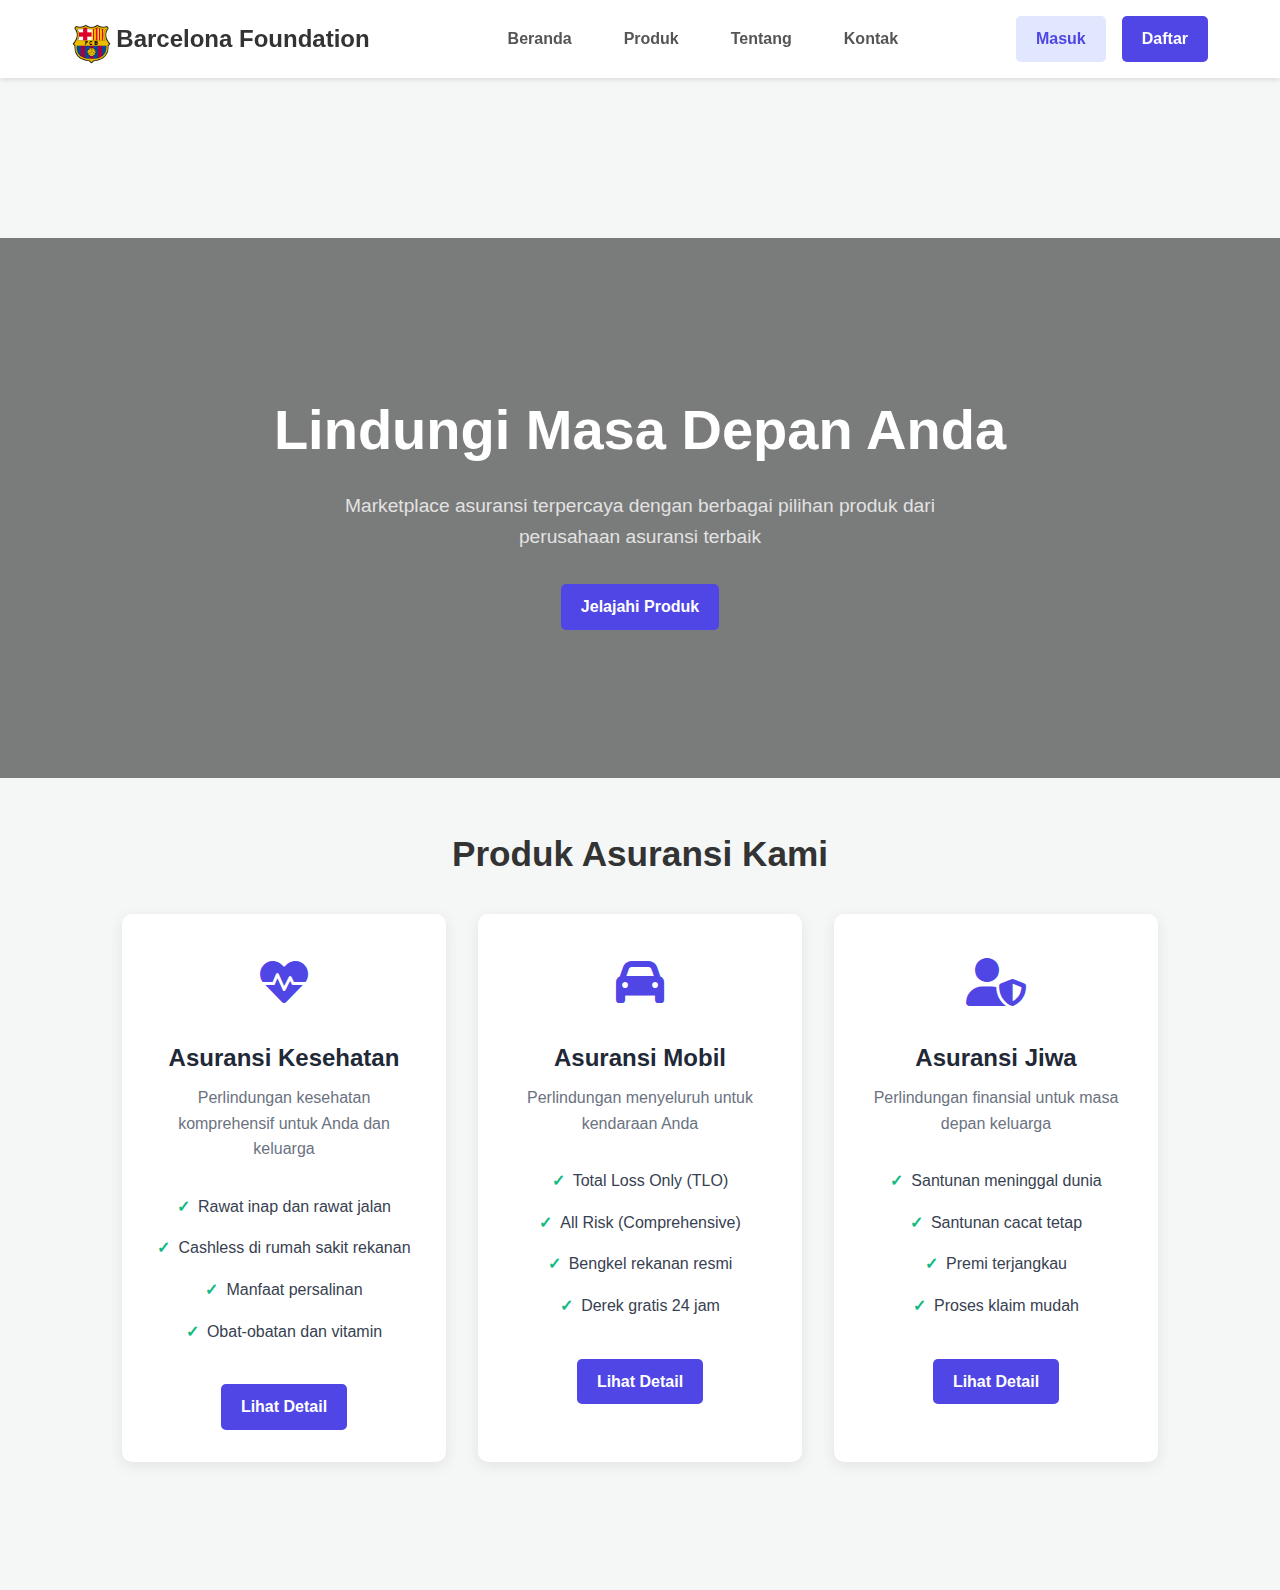
<file: index.html>
<!DOCTYPE html>
<html lang="id">

<head>
    <meta charset="UTF-8">
    <meta name="viewport" content="width=device-width, initial-scale=1.0">
    <title>Barcelona Foundation - Top Best Foundation Asuransi Terpercaya</title>
    <link rel="stylesheet" href="https://cdnjs.cloudflare.com/ajax/libs/font-awesome/6.0.0/css/all.min.css">
    <link rel="stylesheet" href="css/style.css">
</head>

<body>
    <header>
        <nav>
            <a href="#" class="logo nav-link" data-page="home">
                <img src="./img/logo.png" alt="Logo Barcelona Foundation"
                    style="height: 40px; margin-right: 5px; margin-bottom: -10px;">
                Barcelona Foundation
            </a>
            <ul class="nav-links">
                <li><a href="index.html">Beranda</a></li>
                <li><a href="products.html">Produk</a></li>
                <li><a href="about.html">Tentang</a></li>
                <li><a href="contact.html">Kontak</a></li>
            </ul>
            <div class="auth-buttons">
                <a href="login.html" class="btn btn-secondary">Masuk</a>
                <a href="signup.html" class="btn btn-primary">Daftar</a>
            </div>
        </nav>
    </header>

    <main>
        <div id="home" class="page active">
            <section class="hero">
                <div class="container">
                    <h1>Lindungi Masa Depan Anda</h1>
                    <p>Marketplace asuransi terpercaya dengan berbagai pilihan produk dari perusahaan asuransi terbaik
                    </p>
                    <a href="products.html" class="btn btn-primary">Jelajahi Produk</a>
                </div>
            </section>

            <section class="container">
                <h2 style="text-align: center; margin: 3rem 0 2rem;">Produk Asuransi Kami</h2>
                <div class="products-grid">
                    <div class="product-card" data-product="kesehatan">
                        <div class="product-icon"><i class="fas fa-heartbeat"></i></div>
                        <h3>Asuransi Kesehatan</h3>
                        <p>Perlindungan kesehatan komprehensif untuk Anda dan keluarga</p>
                        <ul class="product-features">
                            <li>Rawat inap dan rawat jalan</li>
                            <li>Cashless di rumah sakit rekanan</li>
                            <li>Manfaat persalinan</li>
                            <li>Obat-obatan dan vitamin</li>
                        </ul>
                        <a href="#" class="btn btn-primary">Lihat Detail</a>
                    </div>
                    <div class="product-card" data-product="mobil">
                        <div class="product-icon"><i class="fas fa-car"></i></div>
                        <h3>Asuransi Mobil</h3>
                        <p>Perlindungan menyeluruh untuk kendaraan Anda</p>
                        <ul class="product-features">
                            <li>Total Loss Only (TLO)</li>
                            <li>All Risk (Comprehensive)</li>
                            <li>Bengkel rekanan resmi</li>
                            <li>Derek gratis 24 jam</li>
                        </ul>
                        <a href="#" class="btn btn-primary">Lihat Detail</a>
                    </div>
                    <div class="product-card" data-product="jiwa">
                        <div class="product-icon"><i class="fas fa-user-shield"></i></div>
                        <h3>Asuransi Jiwa</h3>
                        <p>Perlindungan finansial untuk masa depan keluarga</p>
                        <ul class="product-features">
                            <li>Santunan meninggal dunia</li>
                            <li>Santunan cacat tetap</li>
                            <li>Premi terjangkau</li>
                            <li>Proses klaim mudah</li>
                        </ul>
                        <a href="#" class="btn btn-primary">Lihat Detail</a>
                    </div>
                </div>
            </section>
        </div>

        <div id="product-kesehatan" class="page">
            <div class="container">
                <h2 style="text-align: center; margin-bottom: 2rem;">Asuransi Kesehatan Premium</h2>
                <div class="product-card" style="max-width: 800px; margin: 0 auto;">
                    <div class="product-icon"><i class="fas fa-heartbeat"></i></div>
                    <h3>HealthCare Plus</h3>
                    <p>Perlindungan kesehatan menyeluruh dengan fasilitas terbaik untuk Anda dan keluarga.</p>
                    <h4 style="margin: 2rem 0 1rem;">Manfaat Utama:</h4>
                    <ul class="product-features">
                        <li>Rawat inap kamar VIP hingga Rp 1.000.000/hari</li>
                        <li>Cashless di 1000+ rumah sakit</li>
                        <li>Manfaat persalinan hingga Rp 20.000.000</li>
                    </ul>
                    <button class="btn btn-primary nav-link" data-page="purchase-kesehatan" style="width: 100%;">Beli
                        Sekarang</button>
                </div>
            </div>
        </div>

        <div id="product-mobil" class="page">
            <div class="container">
                <h2 style="text-align: center; margin-bottom: 2rem;">Asuransi Mobil Komprehensif</h2>
                <div class="product-card" style="max-width: 800px; margin: 0 auto;">
                    <div class="product-icon"><i class="fas fa-car"></i></div>
                    <h3>AutoGuard Pro</h3>
                    <p>Perlindungan menyeluruh untuk kendaraan kesayangan Anda dari kerusakan hingga total loss.</p>
                    <h4 style="margin: 2rem 0 1rem;">Manfaat Utama:</h4>
                    <ul class="product-features">
                        <li>All Risk - perlindungan menyeluruh</li>
                        <li>Derek gratis 24/7</li>
                        <li>Mobil pengganti selama perbaikan</li>
                    </ul>
                    <button class="btn btn-primary nav-link" data-page="purchase-mobil" style="width: 100%;">Beli
                        Sekarang</button>
                </div>
            </div>
        </div>

        <div id="product-jiwa" class="page">
            <div class="container">
                <h2 style="text-align: center; margin-bottom: 2rem;">Asuransi Jiwa Keluarga</h2>
                <div class="product-card" style="max-width: 800px; margin: 0 auto;">
                    <div class="product-icon"><i class="fas fa-user-shield"></i></div>
                    <h3>LifeProtect Family</h3>
                    <p>Jaminan finansial terbaik untuk masa depan keluarga tercinta.</p>
                    <h4 style="margin: 2rem 0 1rem;">Manfaat Utama:</h4>
                    <ul class="product-features">
                        <li>Santunan meninggal dunia hingga Rp 10 miliar</li>
                        <li>Bebas premi jika cacat tetap</li>
                        <li>Proses klaim cepat dan mudah</li>
                    </ul>
                    <button class="btn btn-primary nav-link" data-page="purchase-jiwa" style="width: 100%;">Beli
                        Sekarang</button>
                </div>
            </div>
        </div>

        <div id="purchase-mobil" class="page">
            <div class="purchase-form">
                <h2 style="text-align: center; margin-bottom: 2rem;">Pembelian Asuransi Mobil</h2>
                <form id="carInsuranceForm">
                    <div class="form-row">
                        <div class="form-group">
                            <label for="carBrand">Merk Mobil</label>
                            <select id="carBrand" required>
                                <option value="">Pilih</option>
                                <option value="Toyota">Toyota</option>
                                <option value="Honda">Honda</option>
                            </select>
                        </div>
                        <div class="form-group">
                            <label for="carType">Jenis Mobil</label>
                            <input type="text" id="carType" required placeholder="Avanza G">
                        </div>
                    </div>
                    <div class="form-row">
                        <div class="form-group">
                            <label for="carYear">Tahun</label>
                            <input type="number" id="carYear" required min="1990" max="2025">
                        </div>
                        <div class="form-group">
                            <label for="carPrice">Harga (Rp)</label>
                            <input type="number" id="carPrice" required min="0">
                        </div>
                    </div>
                    <div class="premium-display" id="carPremiumDisplay" style="display: none;">
                        <h3>Premi Asuransi Mobil</h3>
                        <div class="premium-amount" id="carPremiumAmount"></div>
                        <p>per tahun</p>
                    </div>
                    <div class="form-group">
                        <button type="button" class="btn btn-secondary" id="calculateCarPremiumBtn">Hitung
                            Premi</button>
                        <button type="submit" class="btn btn-primary" id="carCheckoutBtn"
                            style="display: none;">Checkout</button>
                    </div>
                </form>
            </div>
        </div>

        <div id="purchase-kesehatan" class="page">
            <div class="purchase-form">
                <h2 style="text-align: center; margin-bottom: 2rem;">Pembelian Asuransi Kesehatan</h2>
                <form id="healthInsuranceForm">
                    <div class="form-row">
                        <div class="form-group">
                            <label for="healthFullName">Nama Lengkap</label>
                            <input type="text" id="healthFullName" required>
                        </div>
                        <div class="form-group">
                            <label for="birthDate">Tanggal Lahir</label>
                            <input type="date" id="birthDate" required>
                        </div>
                    </div>
                    <div class="form-row">
                        <div class="form-group">
                            <label for="smoking">Merokok?</label>
                            <select id="smoking" required>
                                <option value="">Pilih</option>
                                <option value="1">Ya</option>
                                <option value="0">Tidak</option>
                            </select>
                        </div>
                        <div class="form-group">
                            <label for="diabetes">Diabetes?</label>
                            <select id="diabetes" required>
                                <option value="">Pilih</option>
                                <option value="1">Ya</option>
                                <option value="0">Tidak</option>
                            </select>
                        </div>
                    </div>
                    <div class="premium-display" id="healthPremiumDisplay" style="display: none;">
                        <h3>Premi Asuransi Kesehatan</h3>
                        <div class="premium-amount" id="healthPremiumAmount"></div>
                        <p>per tahun</p>
                    </div>
                    <div class="form-group">
                        <button type="button" class="btn btn-secondary" id="calculateHealthPremiumBtn">Hitung
                            Premi</button>
                        <button type="submit" class="btn btn-primary" id="healthCheckoutBtn"
                            style="display: none;">Checkout</button>
                    </div>
                </form>
            </div>
        </div>

        <div id="purchase-jiwa" class="page">
            <div class="purchase-form">
                <h2 style="text-align: center; margin-bottom: 2rem;">Pembelian Asuransi Jiwa</h2>
                <form id="lifeInsuranceForm">
                    <div class="form-row">
                        <div class="form-group">
                            <label for="lifeFullName">Nama Lengkap</label>
                            <input type="text" id="lifeFullName" required>
                        </div>
                        <div class="form-group">
                            <label for="lifeBirthDate">Tanggal Lahir</label>
                            <input type="date" id="lifeBirthDate" required>
                        </div>
                    </div>
                    <div class="form-group">
                        <label for="coverage">Besaran Pertanggungan</label>
                        <select id="coverage" required>
                            <option value="">Pilih</option>
                            <option value="1000000000">Rp 1.000.000.000</option>
                            <option value="2000000000">Rp 2.000.000.000</option>
                            <option value="5000000000">Rp 5.000.000.000</option>
                        </select>
                    </div>
                    <div class="premium-display" id="lifePremiumDisplay" style="display: none;">
                        <h3>Premi Asuransi Jiwa</h3>
                        <div class="premium-amount" id="lifePremiumAmount"></div>
                        <p>per tahun</p>
                    </div>
                    <div class="form-group">
                        <button type="button" class="btn btn-secondary" id="calculateLifePremiumBtn">Hitung
                            Premi</button>
                        <button type="submit" class="btn btn-primary" id="lifeCheckoutBtn"
                            style="display: none;">Checkout</button>
                    </div>
                </form>
            </div>
        </div>

    </main>

    <script src="js/script.js"></script>
</body>

</html>
</file>
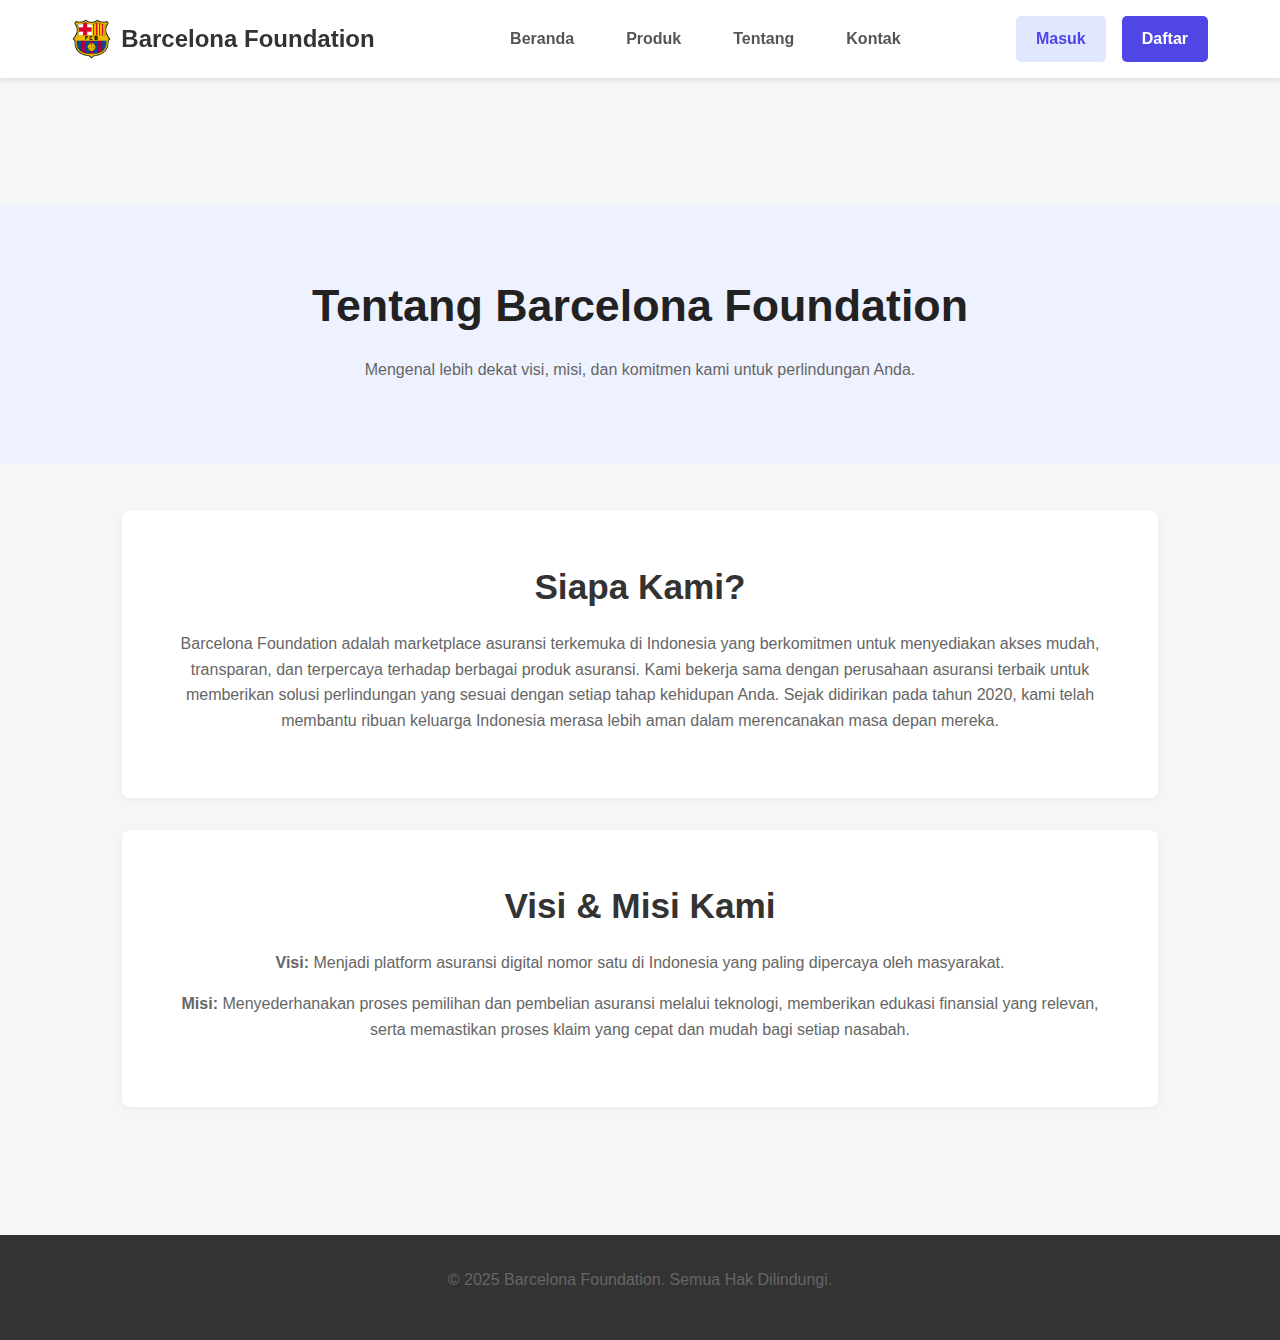
<file: about.html>
<!DOCTYPE html>
<html lang="id">

<head>
    <meta charset="UTF-8">
    <meta name="viewport" content="width=device-width, initial-scale=1.0">
    <title>Tentang Kami - Barcelona Foundation</title>
    <link rel="stylesheet" href="https://cdnjs.cloudflare.com/ajax/libs/font-awesome/6.0.0/css/all.min.css">
    <link rel="stylesheet" href="css/style.css">
</head>

<body>
    <header>
        <nav>
            <a href="index.html" class="logo">
                <img src="./img/logo.png" alt="Logo Barcelona Foundation" style="height: 40px; margin-right: 10px;">
                Barcelona Foundation
            </a>
            <ul class="nav-links">
                <li><a href="index.html">Beranda</a></li>
                <li><a href="products.html">Produk</a></li>
                <li><a href="about.html">Tentang</a></li>
                <li><a href="contact.html">Kontak</a></li>
            </ul>
            <div class="auth-buttons">
                <a href="login.html" class="btn btn-secondary">Masuk</a>
                <a href="signup.html" class="btn btn-primary">Daftar</a>
            </div>
        </nav>
    </header>

    <main>
        <section class="page-header">
            <div class="container">
                <h1>Tentang Barcelona Foundation</h1>
                <p>Mengenal lebih dekat visi, misi, dan komitmen kami untuk perlindungan Anda.</p>
            </div>
        </section>

        <section class="container">
            <div class="content-section" style="text-align: center;">
                <h2>Siapa Kami?</h2>
                <p>Barcelona Foundation adalah marketplace asuransi terkemuka di Indonesia yang berkomitmen untuk menyediakan akses mudah, transparan, dan terpercaya terhadap berbagai produk asuransi. Kami bekerja sama dengan perusahaan asuransi terbaik untuk memberikan solusi perlindungan yang sesuai dengan setiap tahap kehidupan Anda. Sejak didirikan pada tahun 2020, kami telah membantu ribuan keluarga Indonesia merasa lebih aman dalam merencanakan masa depan mereka.</p>
            </div>
             <div class="content-section" style="text-align: center;">
                <h2>Visi & Misi Kami</h2>
                <p><strong>Visi:</strong> Menjadi platform asuransi digital nomor satu di Indonesia yang paling dipercaya oleh masyarakat.</p>
                <p><strong>Misi:</strong> Menyederhanakan proses pemilihan dan pembelian asuransi melalui teknologi, memberikan edukasi finansial yang relevan, serta memastikan proses klaim yang cepat dan mudah bagi setiap nasabah.</p>
            </div>
        </section>
    </main>

    <footer>
        <div class="container">
            <p>&copy; 2025 Barcelona Foundation. Semua Hak Dilindungi.</p>
        </div>
    </footer>

</body>
</html>
</file>
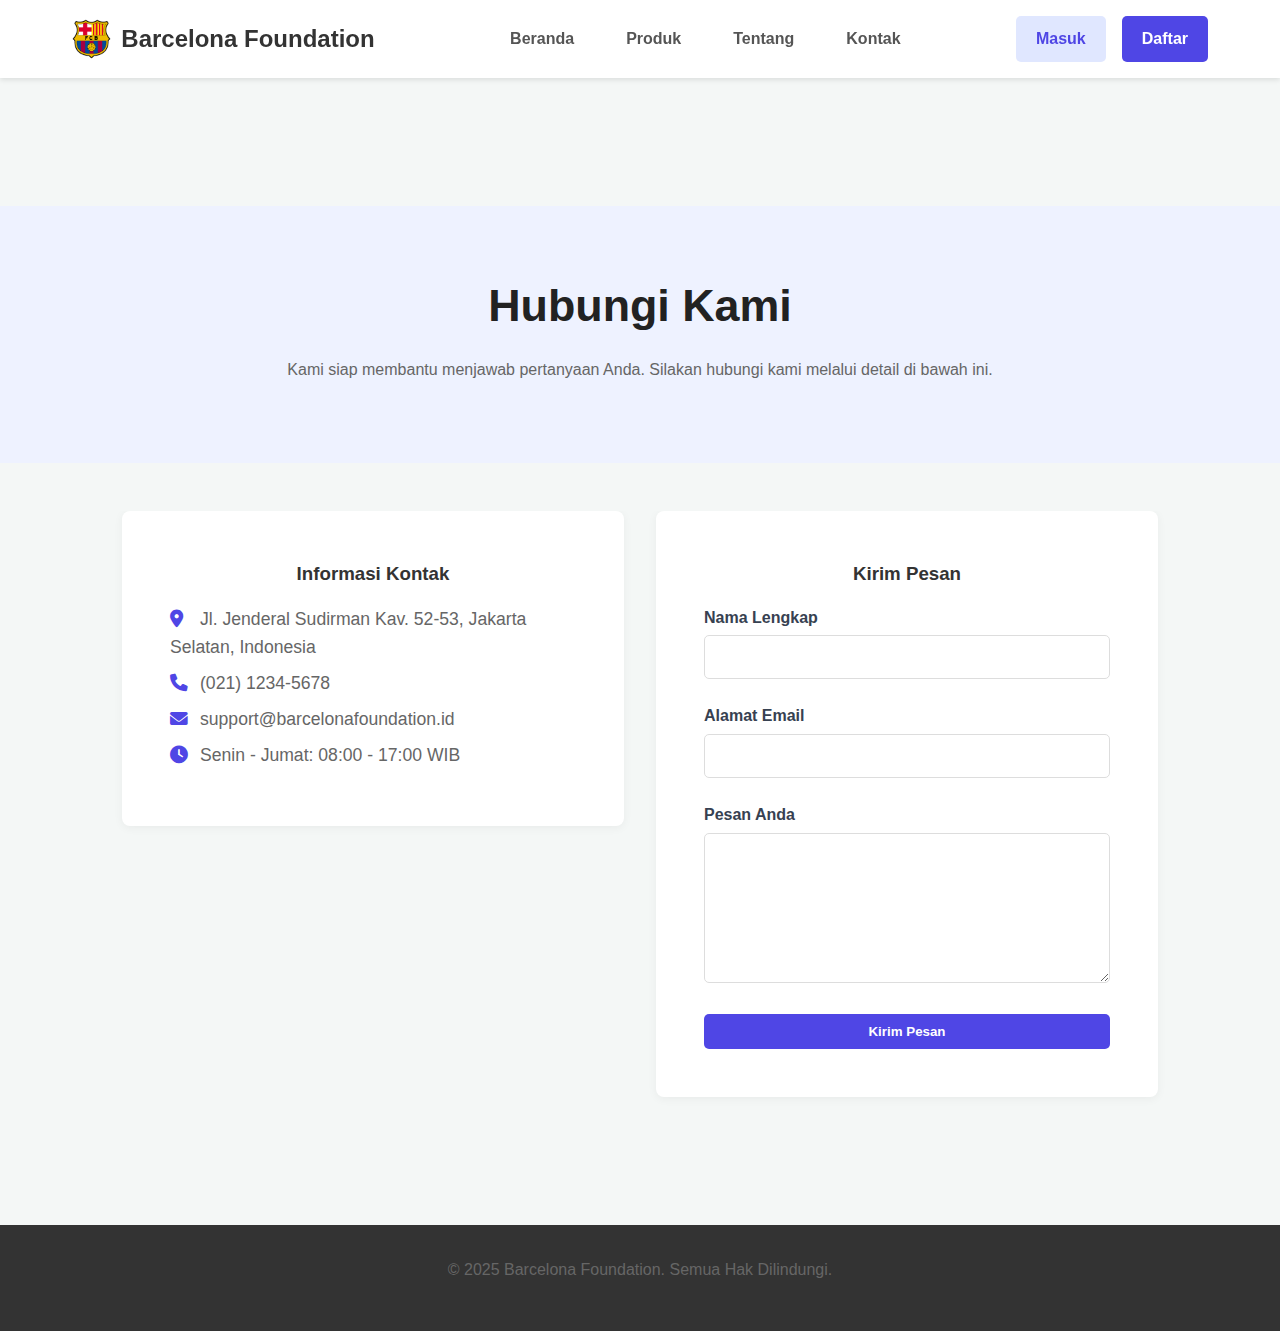
<file: contact.html>
<!DOCTYPE html>
<html lang="id">

<head>
    <meta charset="UTF-8">
    <meta name="viewport" content="width=device-width, initial-scale=1.0">
    <title>Kontak Kami - Barcelona Foundation</title>
    <link rel="stylesheet" href="https://cdnjs.cloudflare.com/ajax/libs/font-awesome/6.0.0/css/all.min.css">
    <link rel="stylesheet" href="css/style.css">
</head>

<body>
    <header>
        <nav>
            <a href="index.html" class="logo">
                <img src="./img/logo.png" alt="Logo Barcelona Foundation" style="height: 40px; margin-right: 10px;">
                Barcelona Foundation
            </a>
            <ul class="nav-links">
                <li><a href="index.html">Beranda</a></li>
                <li><a href="products.html">Produk</a></li>
                <li><a href="about.html">Tentang</a></li>
                <li><a href="contact.html">Kontak</a></li>
            </ul>
            <div class="auth-buttons">
                <a href="login.html" class="btn btn-secondary">Masuk</a>
                <a href="signup.html" class="btn btn-primary">Daftar</a>
            </div>
        </nav>
    </header>

    <main>
        <section class="page-header">
            <div class="container">
                <h1>Hubungi Kami</h1>
                <p>Kami siap membantu menjawab pertanyaan Anda. Silakan hubungi kami melalui detail di bawah ini.</p>
            </div>
        </section>

        <section class="container">
            <div style="display: grid; grid-template-columns: 1fr 1fr; gap: 2rem; align-items: start;">
                <div class="content-section contact-info">
                    <h3>Informasi Kontak</h3>
                    <p><i class="fas fa-map-marker-alt"></i>Jl. Jenderal Sudirman Kav. 52-53, Jakarta Selatan, Indonesia</p>
                    <p><i class="fas fa-phone"></i>(021) 1234-5678</p>
                    <p><i class="fas fa-envelope"></i>support@barcelonafoundation.id</p>
                    <p><i class="fas fa-clock"></i>Senin - Jumat: 08:00 - 17:00 WIB</p>
                </div>

                <div class="content-section">
                     <h3>Kirim Pesan</h3>
                    <form action="#">
                        <div class="form-group">
                            <label for="name">Nama Lengkap</label>
                            <input type="text" id="name" name="name" required>
                        </div>
                        <div class="form-group">
                            <label for="email">Alamat Email</label>
                            <input type="email" id="email" name="email" required>
                        </div>
                        <div class="form-group">
                            <label for="message">Pesan Anda</label>
                            <textarea id="message" name="message" required></textarea>
                        </div>
                        <button type="submit" class="btn btn-primary" style="width: 100%;">Kirim Pesan</button>
                    </form>
                </div>
            </div>
        </section>
    </main>

    <footer>
        <div class="container">
            <p>&copy; 2025 Barcelona Foundation. Semua Hak Dilindungi.</p>
        </div>
    </footer>

</body>
</html>
</file>
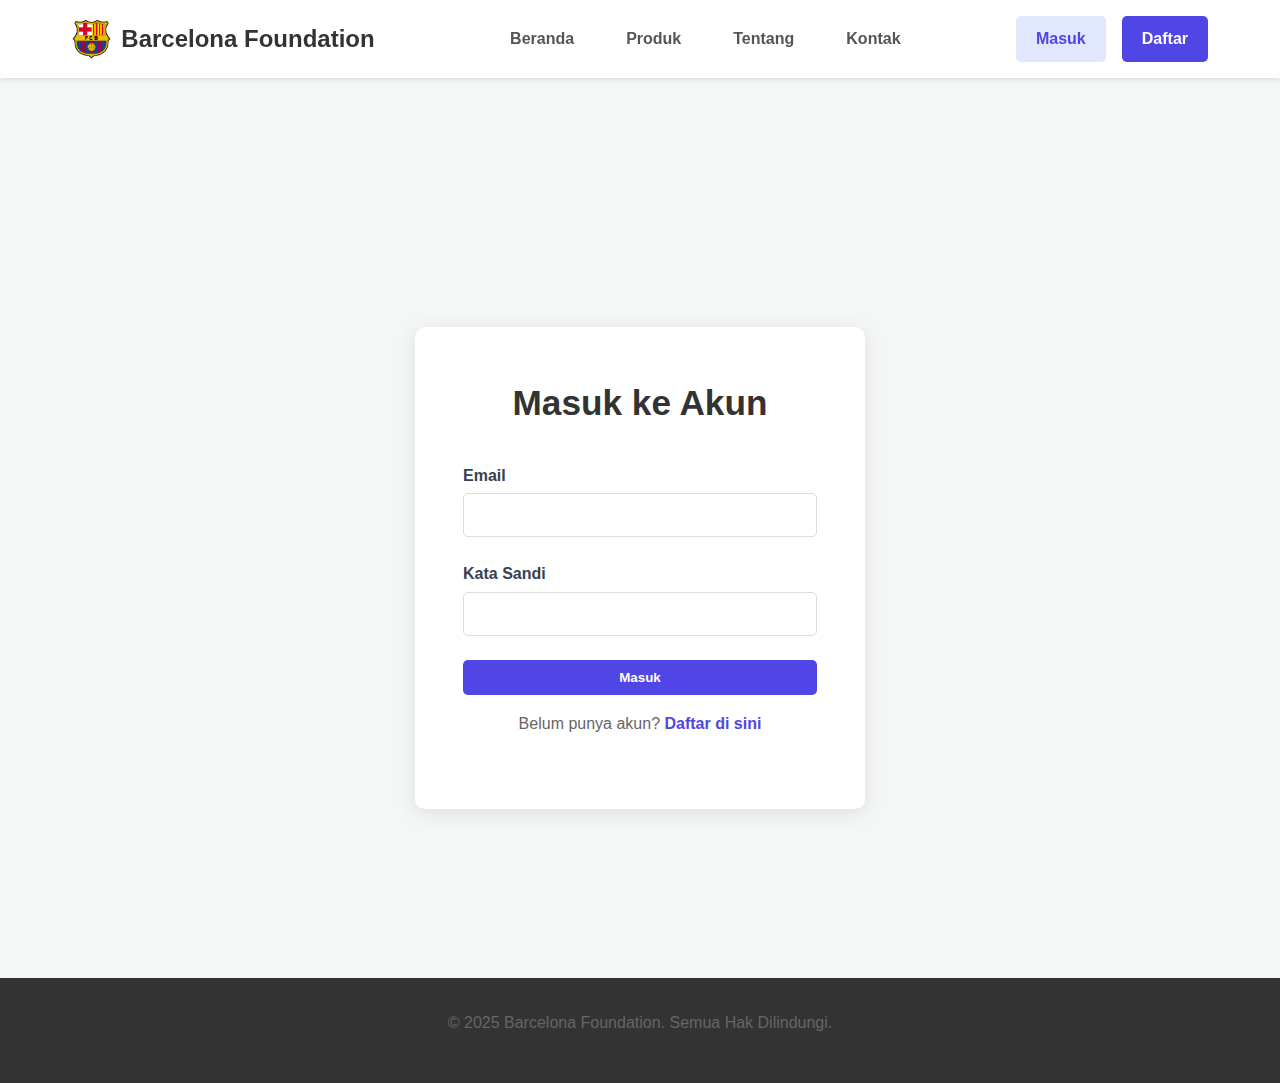
<file: login.html>
<!DOCTYPE html>
<html lang="id">

<head>
    <meta charset="UTF-8">
    <meta name="viewport" content="width=device-width, initial-scale=1.0">
    <title>Masuk Akun - Barcelona Foundation</title>
    <link rel="stylesheet" href="https://cdnjs.cloudflare.com/ajax/libs/font-awesome/6.0.0/css/all.min.css">
    <link rel="stylesheet" href="css/style.css">
    <style>
        body, html {
            height: 100%;
        }
        main {
            display: flex;
            flex-direction: column;
            justify-content: center;
            align-items: center;
            flex-grow: 1;
            padding: 2rem 0;
        }
        body {
            display: flex;
            flex-direction: column;
        }
        .form-container {
            width: 100%;
            max-width: 450px;
            background: #fff;
            padding: 3rem;
            border-radius: 10px;
            box-shadow: 0 4px 20px rgba(0,0,0,0.1);
        }
    </style>
</head>

<body>
    <header>
        <nav>
            <a href="index.html" class="logo">
                <img src="./img/logo.png" alt="Logo Barcelona Foundation" style="height: 40px; margin-right: 10px;">
                Barcelona Foundation
            </a>
            <ul class="nav-links">
                <li><a href="index.html">Beranda</a></li>
                <li><a href="products.html">Produk</a></li>
                <li><a href="about.html">Tentang</a></li>
                <li><a href="contact.html">Kontak</a></li>
            </ul>
            <div class="auth-buttons">
                <a href="login.html" class="btn btn-secondary">Masuk</a>
                <a href="signup.html" class="btn btn-primary">Daftar</a>
            </div>
        </nav>
    </header>

    <main>
        <div class="form-container">
            <h2 style="text-align: center; margin-bottom: 2rem;">Masuk ke Akun</h2>
            <form id="loginForm">
                <div class="form-group">
                    <label for="loginEmail">Email</label>
                    <input type="email" id="loginEmail" name="email" required>
                </div>
                <div class="form-group">
                    <label for="loginPassword">Kata Sandi</label>
                    <input type="password" id="loginPassword" name="password" required>
                </div>
                <button type="submit" class="btn btn-primary" style="width: 100%;">Masuk</button>
                <p class="form-group" style="text-align: center; margin-top: 1rem;">
                    Belum punya akun? <a href="signup.html" style="color: #4f46e5; font-weight: 600;">Daftar di sini</a>
                </p>
            </form>
        </div>
    </main>

    <footer style="margin-top: auto;">
        <div class="container">
            <p>&copy; 2025 Barcelona Foundation. Semua Hak Dilindungi.</p>
        </div>
    </footer>
</body>
</html>
</file>
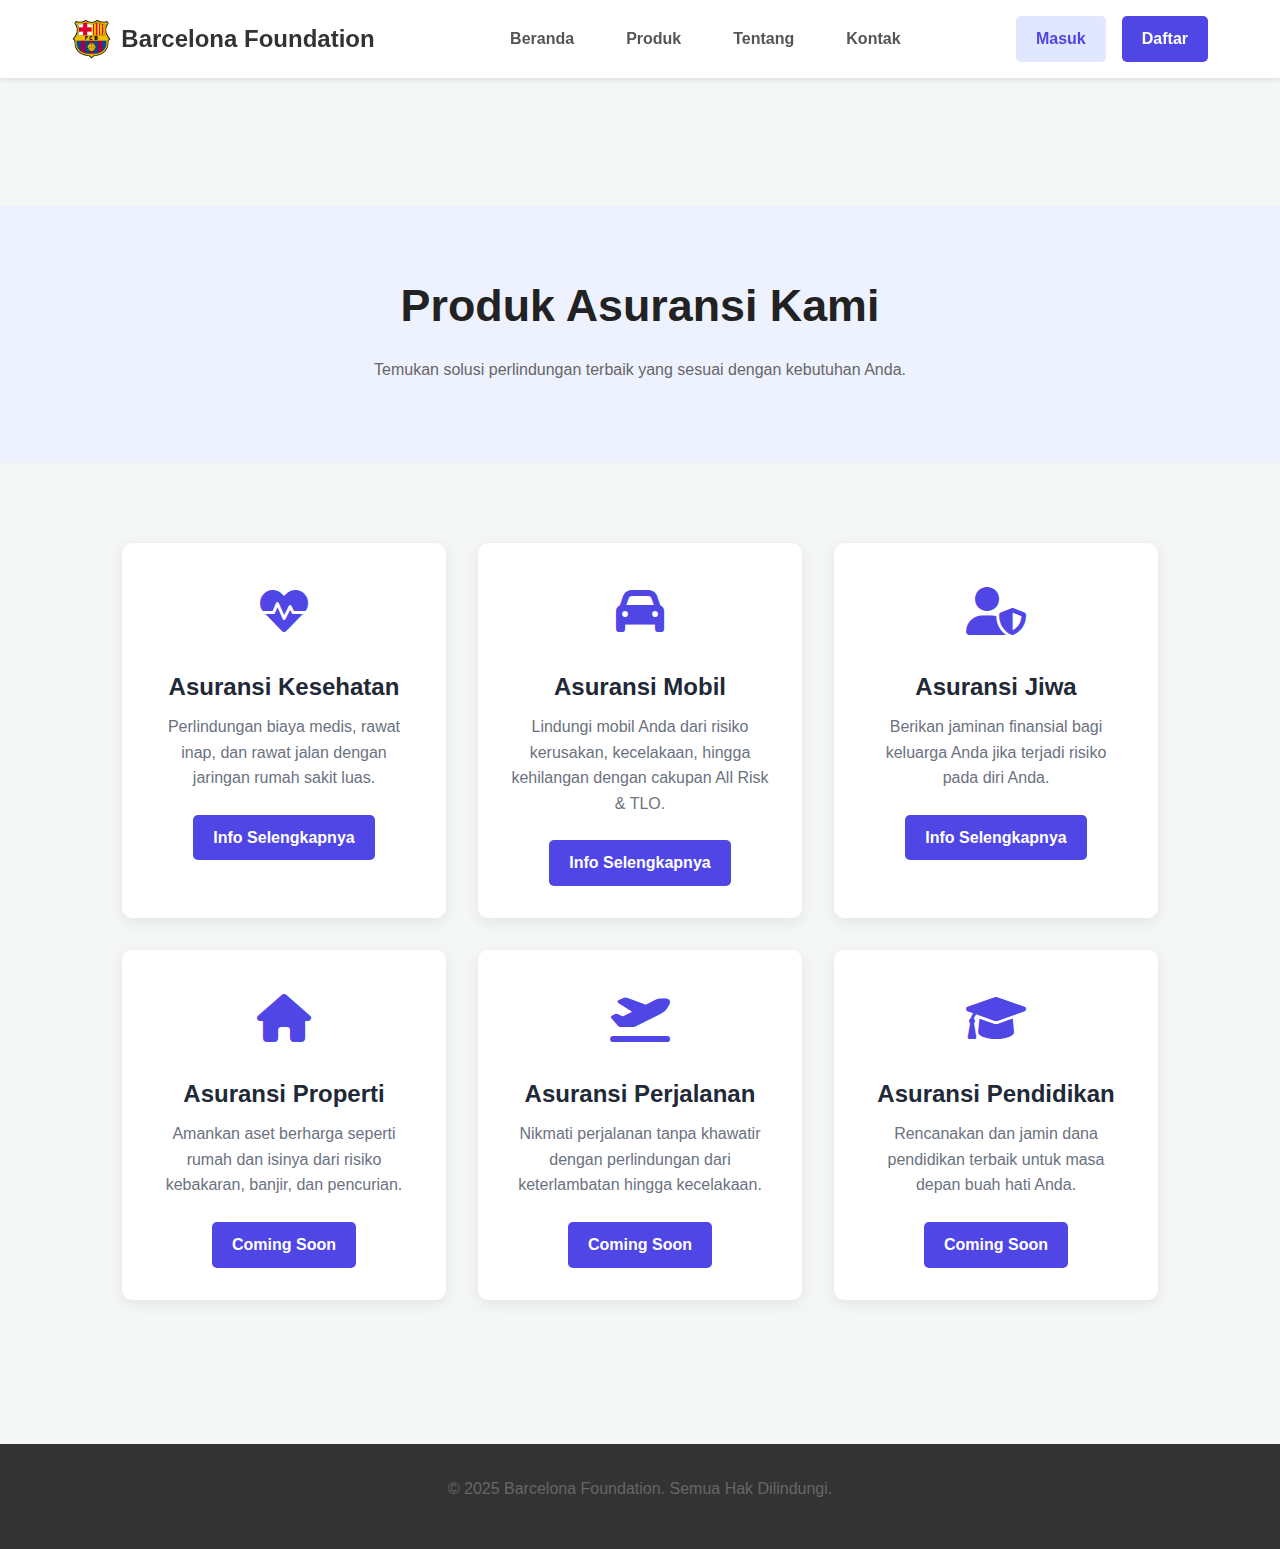
<file: products.html>
<!DOCTYPE html>
<html lang="id">

<head>
    <meta charset="UTF-8">
    <meta name="viewport" content="width=device-width, initial-scale=1.0">
    <title>Produk Kami - Barcelona Foundation</title>
    <link rel="stylesheet" href="https://cdnjs.cloudflare.com/ajax/libs/font-awesome/6.0.0/css/all.min.css">
    <link rel="stylesheet" href="css/style.css">
</head>

<body>
    <header>
        <nav>
            <a href="index.html" class="logo">
                <img src="./img/logo.png" alt="Logo Barcelona Foundation" style="height: 40px; margin-right: 10px;">
                Barcelona Foundation
            </a>
            <ul class="nav-links">
                <li><a href="index.html">Beranda</a></li>
                <li><a href="products.html">Produk</a></li>
                <li><a href="about.html">Tentang</a></li>
                <li><a href="contact.html">Kontak</a></li>
            </ul>
            <div class="auth-buttons">
                <a href="login.html" class="btn btn-secondary">Masuk</a>
                <a href="signup.html" class="btn btn-primary">Daftar</a>
            </div>
        </nav>
    </header>

    <main>
        <section class="page-header">
            <div class="container">
                <h1>Produk Asuransi Kami</h1>
                <p>Temukan solusi perlindungan terbaik yang sesuai dengan kebutuhan Anda.</p>
            </div>
        </section>

        <section class="container">
            <div class="products-grid">
                <div class="product-card">
                    <div class="product-icon"><i class="fas fa-heartbeat"></i></div>
                    <h3>Asuransi Kesehatan</h3>
                    <p>Perlindungan biaya medis, rawat inap, dan rawat jalan dengan jaringan rumah sakit luas.</p>
                    <a href="./index.html" class="btn btn-primary">Info Selengkapnya</a>
                </div>
                <div class="product-card">
                    <div class="product-icon"><i class="fas fa-car"></i></div>
                    <h3>Asuransi Mobil</h3>
                    <p>Lindungi mobil Anda dari risiko kerusakan, kecelakaan, hingga kehilangan dengan cakupan All Risk & TLO.</p>
                    <a href="./index.html" class="btn btn-primary">Info Selengkapnya</a>
                </div>
                <div class="product-card">
                    <div class="product-icon"><i class="fas fa-user-shield"></i></div>
                    <h3>Asuransi Jiwa</h3>
                    <p>Berikan jaminan finansial bagi keluarga Anda jika terjadi risiko pada diri Anda.</p>
                    <a href="./index.html" class="btn btn-primary">Info Selengkapnya</a>
                </div>
                <div class="product-card">
                    <div class="product-icon"><i class="fas fa-home"></i></div>
                    <h3>Asuransi Properti</h3>
                    <p>Amankan aset berharga seperti rumah dan isinya dari risiko kebakaran, banjir, dan pencurian.</p>
                    <a href="./index.html" class="btn btn-primary">Coming Soon</a>
                </div>
                 <div class="product-card">
                    <div class="product-icon"><i class="fas fa-plane-departure"></i></div>
                    <h3>Asuransi Perjalanan</h3>
                    <p>Nikmati perjalanan tanpa khawatir dengan perlindungan dari keterlambatan hingga kecelakaan.</p>
                    <a href="./index.html" class="btn btn-primary">Coming Soon</a>
                </div>
                 <div class="product-card">
                    <div class="product-icon"><i class="fas fa-graduation-cap"></i></div>
                    <h3>Asuransi Pendidikan</h3>
                    <p>Rencanakan dan jamin dana pendidikan terbaik untuk masa depan buah hati Anda.</p>
                    <a href="./index.html" class="btn btn-primary">Coming Soon</a>
                </div>
            </div>
        </section>
    </main>

    <footer>
        <div class="container">
            <p>&copy; 2025 Barcelona Foundation. Semua Hak Dilindungi.</p>
        </div>
    </footer>

</body>
</html>
</file>
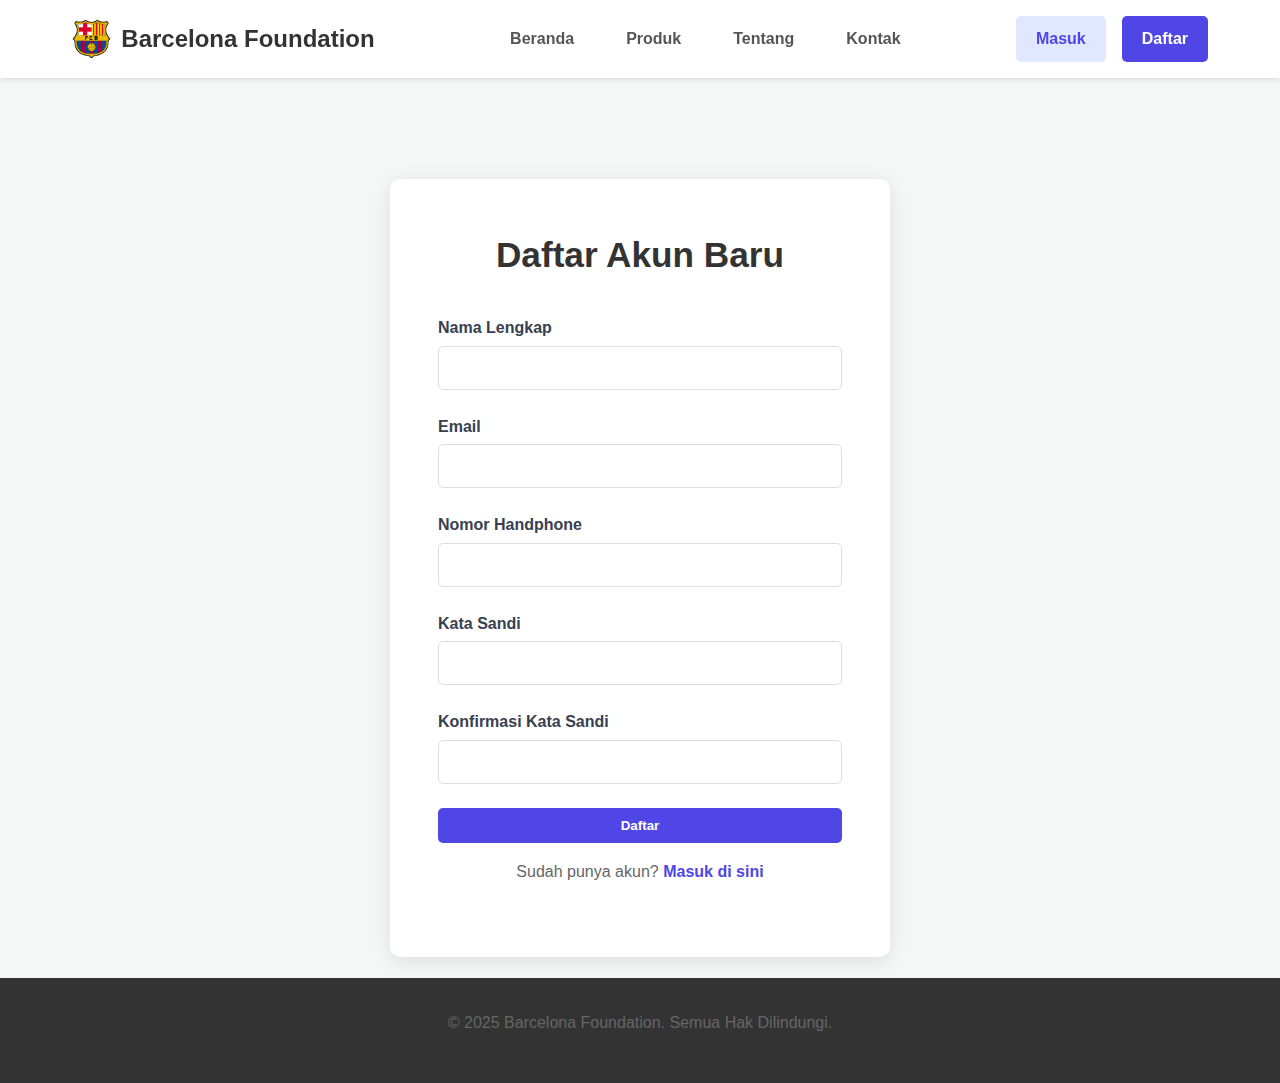
<file: signup.html>
<!DOCTYPE html>
<html lang="id">

<head>
    <meta charset="UTF-8">
    <meta name="viewport" content="width=device-width, initial-scale=1.0">
    <title>Daftar Akun Baru - Barcelona Foundation</title>
    <link rel="stylesheet" href="https://cdnjs.cloudflare.com/ajax/libs/font-awesome/6.0.0/css/all.min.css">
    <link rel="stylesheet" href="css/style.css">
    <style>
        /* CSS tambahan khusus untuk halaman signup agar form di tengah */
        body,
        html {
            height: 100%;
        }

        main {
            display: flex;
            flex-direction: column;
            justify-content: center;
            align-items: center;
            flex-grow: 1;
            padding: 4rem 0;
        }

        body {
            display: flex;
            flex-direction: column;
        }

        .form-container {
            width: 100%;
            max-width: 500px;
            background: #fff;
            padding: 3rem;
            border-radius: 10px;
            box-shadow: 0 4px 20px rgba(0, 0, 0, 0.1);
        }
    </style>
</head>

<body>
    <header>
        <nav>
            <a href="index.html" class="logo">
                <img src="./img/logo.png" alt="Logo Barcelona Foundation" style="height: 40px; margin-right: 10px;">
                Barcelona Foundation
            </a>
            <ul class="nav-links">
                <li><a href="index.html">Beranda</a></li>
                <li><a href="products.html">Produk</a></li>
                <li><a href="about.html">Tentang</a></li>
                <li><a href="contact.html">Kontak</a></li>
            </ul>
            <div class="auth-buttons">
                <a href="login.html" class="btn btn-secondary">Masuk</a>
                <a href="signup.html" class="btn btn-primary">Daftar</a>
            </div>
        </nav>
    </header>

    <main>
        <div class="form-container">
            <h2 style="text-align: center; margin-bottom: 2rem;">Daftar Akun Baru</h2>
            <form id="signupForm">
                <div class="form-group">
                    <label for="fullName">Nama Lengkap</label>
                    <input type="text" id="fullName" name="fullName" required>
                </div>
                <div class="form-group">
                    <label for="signupEmail">Email</label>
                    <input type="email" id="signupEmail" name="email" required>
                </div>
                <div class="form-group">
                    <label for="phoneNumber">Nomor Handphone</label>
                    <input type="tel" id="phoneNumber" name="phoneNumber" required>
                </div>
                <div class="form-group">
                    <label for="signupPassword">Kata Sandi</label>
                    <input type="password" id="signupPassword" name="password" required>
                </div>
                <div class="form-group">
                    <label for="confirmPassword">Konfirmasi Kata Sandi</label>
                    <input type="password" id="confirmPassword" name="confirmPassword" required>
                </div>
                <button type="submit" class="btn btn-primary" style="width: 100%;">Daftar</button>
                <p class="form-group" style="text-align: center; margin-top: 1rem;">
                    Sudah punya akun? <a href="login.html" style="color: #4f46e5; font-weight: 600;">Masuk di sini</a>
                </p>
            </form>
        </div>
    </main>

    <footer style="margin-top: auto;">
        <div class="container">
            <p>&copy; 2025 Barcelona Foundation. Semua Hak Dilindungi.</p>
        </div>
    </footer>
</body>

</html>
</file>
<file: css/style.css>
* {
    margin: 0;
    padding: 0;
    box-sizing: border-box;
}

body {
    font-family: 'Segoe UI', Tahoma, Geneva, Verdana, sans-serif;
    line-height: 1.6;
    color: #333;
    background-color: #f8fafc;
}

header {
    background: linear-gradient(135deg, #005c97 0%, #363795 100%);
    color: white;
    padding: 1rem 0;
    position: fixed;
    width: 100%;
    top: 0;
    z-index: 1000;
    box-shadow: 0 2px 10px rgba(0,0,0,0.1);
}

nav {
    display: flex;
    justify-content: space-between;
    align-items: center;
    max-width: 1200px;
    margin: 0 auto;
    padding: 0 2rem;
}

.logo {
    font-size: 1.8rem;
    font-weight: bold;
    text-decoration: none;
    color: white;
}

.nav-links {
    display: flex;
    list-style: none;
    gap: 2rem;
}

.nav-links a {
    color: white;
    text-decoration: none;
    transition: opacity 0.3s;
}

.nav-links a:hover {
    opacity: 0.8;
}

.auth-buttons {
    display: flex;
    gap: 1rem;
}

.btn {
    padding: 0.5rem 1.5rem;
    border: none;
    border-radius: 25px;
    cursor: pointer;
    text-decoration: none;
    display: inline-block;
    text-align: center;
    transition: all 0.3s;
    font-weight: 500;
}

.btn-primary {
    background-color: #007bff;
    color: white;
}

.btn-secondary {
    background-color: transparent;
    color: white;
    border: 2px solid white;
}

.btn:hover {
    transform: translateY(-2px);
    box-shadow: 0 4px 12px rgba(0,0,0,0.2);
}

main {
    margin-top: 80px;
    min-height: calc(100vh - 80px);
}

.container {
    max-width: 1200px;
    margin: 0 auto;
    padding: 0 2rem;
}

.page {
    display: none;
    padding: 2rem 0;
}

.page.active {
    display: block;
}

.hero {
    background: linear-gradient(135deg, #005c97 0%, #363795 100%);
    color: white;
    padding: 4rem 0;
    text-align: center;
}

.hero h1 {
    font-size: 3rem;
    margin-bottom: 1rem;
    font-weight: 700;
}

.hero p {
    font-size: 1.2rem;
    margin-bottom: 2rem;
    opacity: 0.9;
}

.products-grid {
    display: grid;
    grid-template-columns: repeat(auto-fit, minmax(350px, 1fr));
    gap: 2rem;
    margin: 3rem 0;
}

.product-card {
    background: white;
    border-radius: 15px;
    padding: 2rem;
    box-shadow: 0 10px 30px rgba(0,0,0,0.1);
    transition: transform 0.3s, box-shadow 0.3s;
    cursor: pointer;
}

.product-card:hover {
    transform: translateY(-10px);
    box-shadow: 0 20px 40px rgba(0,0,0,0.15);
}

.product-icon {
    font-size: 3rem;
    margin-bottom: 1rem;
    color: #007bff;
}

.product-card h3 {
    font-size: 1.5rem;
    margin-bottom: 1rem;
    color: #1f2937;
}

.product-card p {
    color: #6b7280;
    margin-bottom: 1.5rem;
}

.product-features {
    list-style: none;
    margin-bottom: 2rem;
}

.product-features li {
    padding: 0.5rem 0;
    color: #374151;
}

.product-features li:before {
    content: "✓";
    color: #10b981;
    margin-right: 0.5rem;
    font-weight: bold;
}

.form-container {
    max-width: 500px;
    margin: 2rem auto;
    background: white;
    padding: 2rem;
    border-radius: 15px;
    box-shadow: 0 10px 30px rgba(0,0,0,0.1);
}

.form-container a {
    color: #007bff;
    text-decoration: none;
}
.form-container a:hover {
    text-decoration: underline;
}

.form-group {
    margin-bottom: 1.5rem;
}

.form-group label {
    display: block;
    margin-bottom: 0.5rem;
    font-weight: 500;
    color: #374151;
}

.form-group input, .form-group select, .form-group textarea {
    width: 100%;
    padding: 0.75rem;
    border: 2px solid #e5e7eb;
    border-radius: 8px;
    font-size: 1rem;
    transition: border-color 0.3s;
}

.form-group input:focus, .form-group select:focus, .form-group textarea:focus {
    outline: none;
    border-color: #007bff;
}

.error-message {
    color: #ef4444;
    font-size: 0.875rem;
    margin-top: 0.25rem;
}

.success-message {
    color: #10b981;
    font-size: 0.875rem;
    margin-top: 0.25rem;
}

@media (max-width: 768px) {
    .nav-links {
        display: none;
    }
    
    .hero h1 {
        font-size: 2rem;
    }
    
    .products-grid {
        grid-template-columns: 1fr;
    }
}

.purchase-form {
    max-width: 800px;
    margin: 2rem auto;
    background: white;
    padding: 2rem;
    border-radius: 15px;
    box-shadow: 0 10px 30px rgba(0,0,0,0.1);
}

.form-row {
    display: grid;
    grid-template-columns: repeat(auto-fit, minmax(250px, 1fr));
    gap: 1rem;
}

.premium-display {
    background: linear-gradient(135deg, #005c97 0%, #363795 100%);
    color: white;
    padding: 1.5rem;
    border-radius: 10px;
    margin: 1.5rem 0;
    text-align: center;
}

.premium-display h3 {
    margin-bottom: 0.5rem;
}

.premium-amount {
    font-size: 2rem;
    font-weight: bold;
}

.file-upload-group {
    display: grid;
    grid-template-columns: repeat(auto-fit, minmax(200px, 1fr));
    gap: 1rem;
}

.file-upload {
    border: 2px dashed #d1d5db;
    border-radius: 8px;
    padding: 1rem;
    text-align: center;
    cursor: pointer;
    transition: border-color 0.3s;
}

.file-upload:hover {
    border-color: #007bff;
}

.file-upload input {
    display: none;
}

.history-table {
    width: 100%;
    background: white;
    border-radius: 15px;
    overflow: hidden;
    box-shadow: 0 10px 30px rgba(0,0,0,0.1);
}

.history-table table {
    width: 100%;
    border-collapse: collapse;
}

.history-table th, .history-table td {
    padding: 1rem;
    text-align: left;
    border-bottom: 1px solid #e5e7eb;
}

.history-table th {
    background-color: #f9fafb;
    font-weight: 600;
}

.status-badge {
    padding: 0.25rem 0.75rem;
    border-radius: 20px;
    font-size: 0.875rem;
    font-weight: 500;
}

.status-paid {
    background-color: #dcfce7;
    color: #166534;
}

.status-pending {
    background-color: #fef3c7;
    color: #92400e;
}

.btn-primary {
    background-color: #4f46e5;
    color: white;
    border: none;
    padding: 10px 20px;
    cursor: pointer;
    border-radius: 5px;
}

.btn-secondary {
    background-color: #6c757d;
    color: white;
    border: none;
    padding: 10px 20px;
    cursor: pointer;
    border-radius: 5px;
}

/* Import Font */
@import url('https://fonts.googleapis.com/css2?family=Poppins:wght@300;400;600;700&display=swap');

/* Reset dan Body Styling */
* {
    margin: 0;
    padding: 0;
    box-sizing: border-box;
}

body {
    font-family: 'Poppins', sans-serif;
    line-height: 1.6;
    color: #333;
    background-color: #f4f7f6;
}

.container {
    max-width: 1100px;
    margin: auto;
    padding: 0 2rem;
    overflow: hidden;
}

/* Header dan Navigasi */
header {
    background: #fff;
    box-shadow: 0 2px 5px rgba(0, 0, 0, 0.1);
    padding: 1rem 0;
    position: sticky;
    top: 0;
    z-index: 1000;
}

nav {
    display: flex;
    justify-content: space-between;
    align-items: center;
    max-width: 1200px;
    margin: 0 auto;
    padding: 0 2rem;
}

nav .logo {
    font-weight: 700;
    font-size: 1.5rem;
    color: #333;
    text-decoration: none;
    display: flex;
    align-items: center;
}

.nav-links {
    list-style: none;
    display: flex;
}

.nav-links li {
    margin-left: 20px;
}

.nav-links a {
    text-decoration: none;
    color: #555;
    font-weight: 600;
    transition: color 0.3s ease;
}

.nav-links a:hover {
    color: #4f46e5;
}

/* Tombol */
.btn {
    display: inline-block;
    padding: 10px 20px;
    border-radius: 5px;
    text-decoration: none;
    transition: background-color 0.3s ease;
    font-weight: 600;
    text-align: center;
    border: none;
    cursor: pointer;
}

.btn-primary {
    background-color: #4f46e5;
    color: #fff;
}

.btn-primary:hover {
    background-color: #4338ca;
}

.btn-secondary {
    background-color: #e0e7ff;
    color: #4f46e5;
}

.btn-secondary:hover {
    background-color: #c7d2fe;
}

/* Main Content Styling */
main {
    padding: 3rem 0;
}

h1, h2, h3 {
    margin-bottom: 1rem;
    text-align: center;
}

h1 {
    font-size: 2.8rem;
    color: #222;
}

h2 {
    font-size: 2.2rem;
    color: #333;
}

p {
    margin-bottom: 1rem;
    color: #666;
}

/* Hero Section (Halaman Utama) */
.hero {
    background: linear-gradient(rgba(0, 0, 0, 0.5), rgba(0, 0, 0, 0.5)), url('https://source.unsplash.com/1600x900/?insurance,family') no-repeat center center/cover;
    color: #fff;
    height: 60vh;
    display: flex;
    justify-content: center;
    align-items: center;
    text-align: center;
}

.hero h1 {
    color: #fff;
    font-size: 3.5rem;
}

.hero p {
    font-size: 1.2rem;
    max-width: 600px;
    margin: 1rem auto 2rem;
    color: #eee;
}

/* Kartu Produk */
.products-grid {
    display: grid;
    grid-template-columns: repeat(auto-fit, minmax(300px, 1fr));
    gap: 2rem;
    margin-top: 2rem;
}

.product-card {
    background: #fff;
    padding: 2rem;
    border-radius: 10px;
    box-shadow: 0 4px 15px rgba(0, 0, 0, 0.08);
    text-align: center;
    transition: transform 0.3s ease, box-shadow 0.3s ease;
}

.product-card:hover {
    transform: translateY(-10px);
    box-shadow: 0 8px 25px rgba(0, 0, 0, 0.12);
}

.product-icon {
    font-size: 3rem;
    color: #4f46e5;
    margin-bottom: 1rem;
}

.product-card h3 {
    font-size: 1.5rem;
    margin-bottom: 0.5rem;
}

/* Halaman Tentang & Kontak */
.page-header {
    background-color: #eef2ff;
    padding: 4rem 0;
    text-align: center;
    margin-bottom: 3rem;
}

.content-section {
    background: #fff;
    padding: 3rem;
    border-radius: 8px;
    margin-bottom: 2rem;
    box-shadow: 0 2px 10px rgba(0,0,0,0.05);
}

.contact-info p {
    font-size: 1.1rem;
    margin-bottom: 0.5rem;
}
.contact-info i {
    color: #4f46e5;
    margin-right: 10px;
    width: 20px;
}

/* Formulir Kontak */
.form-group {
    margin-bottom: 1.5rem;
}

.form-group label {
    display: block;
    margin-bottom: 5px;
    font-weight: 600;
}

.form-group input,
.form-group textarea {
    width: 100%;
    padding: 12px;
    border: 1px solid #ddd;
    border-radius: 5px;
    font-size: 1rem;
}

.form-group textarea {
    resize: vertical;
    height: 150px;
}

/* Footer */
footer {
    background: #333;
    color: #fff;
    text-align: center;
    padding: 2rem 0;
    margin-top: 3rem;
}
</file>
